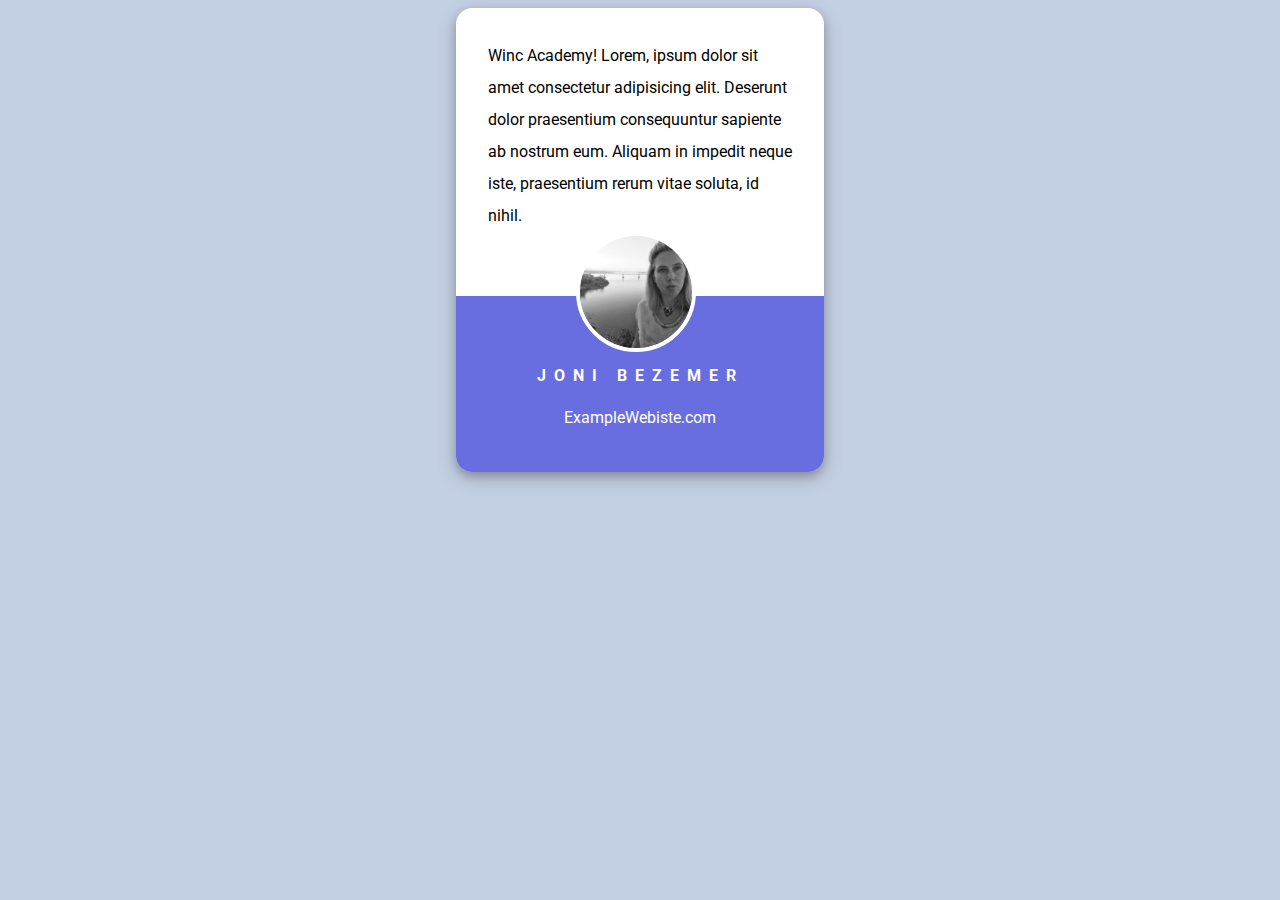
<file: 1/index.html>
<!DOCTYPE html>
<html lang="en">

<head>
    <meta charset="UTF-8">
    <meta http-equiv="X-UA-Compatible" content="IE=edge">
    <meta name="viewport" content="width=\, initial-scale=1.0">
    <link rel="stylesheet" href="./styles/styles.css">
    <style>
        @import url('https://fonts.googleapis.com/css2?family=Roboto:wght@100;400&display=swap');
    </style>
    <title>1</title>
</head>

<body>

    <main class="card">
        <section class="card__top">
            Winc Academy! Lorem, ipsum dolor sit amet consectetur adipisicing
            elit. Deserunt dolor praesentium consequuntur sapiente ab nostrum
            eum. Aliquam in impedit neque iste, praesentium rerum vitae soluta,
            id nihil.
        </section>
        <img class="card__img" src="Joni.jpg" alt="Joni">
        <div class="card__bottom">
            <strong> JONI BEZEMER </strong>
            <p>ExampleWebiste.com</p>
        </div>
    </main>

</body>

</html>
</file>
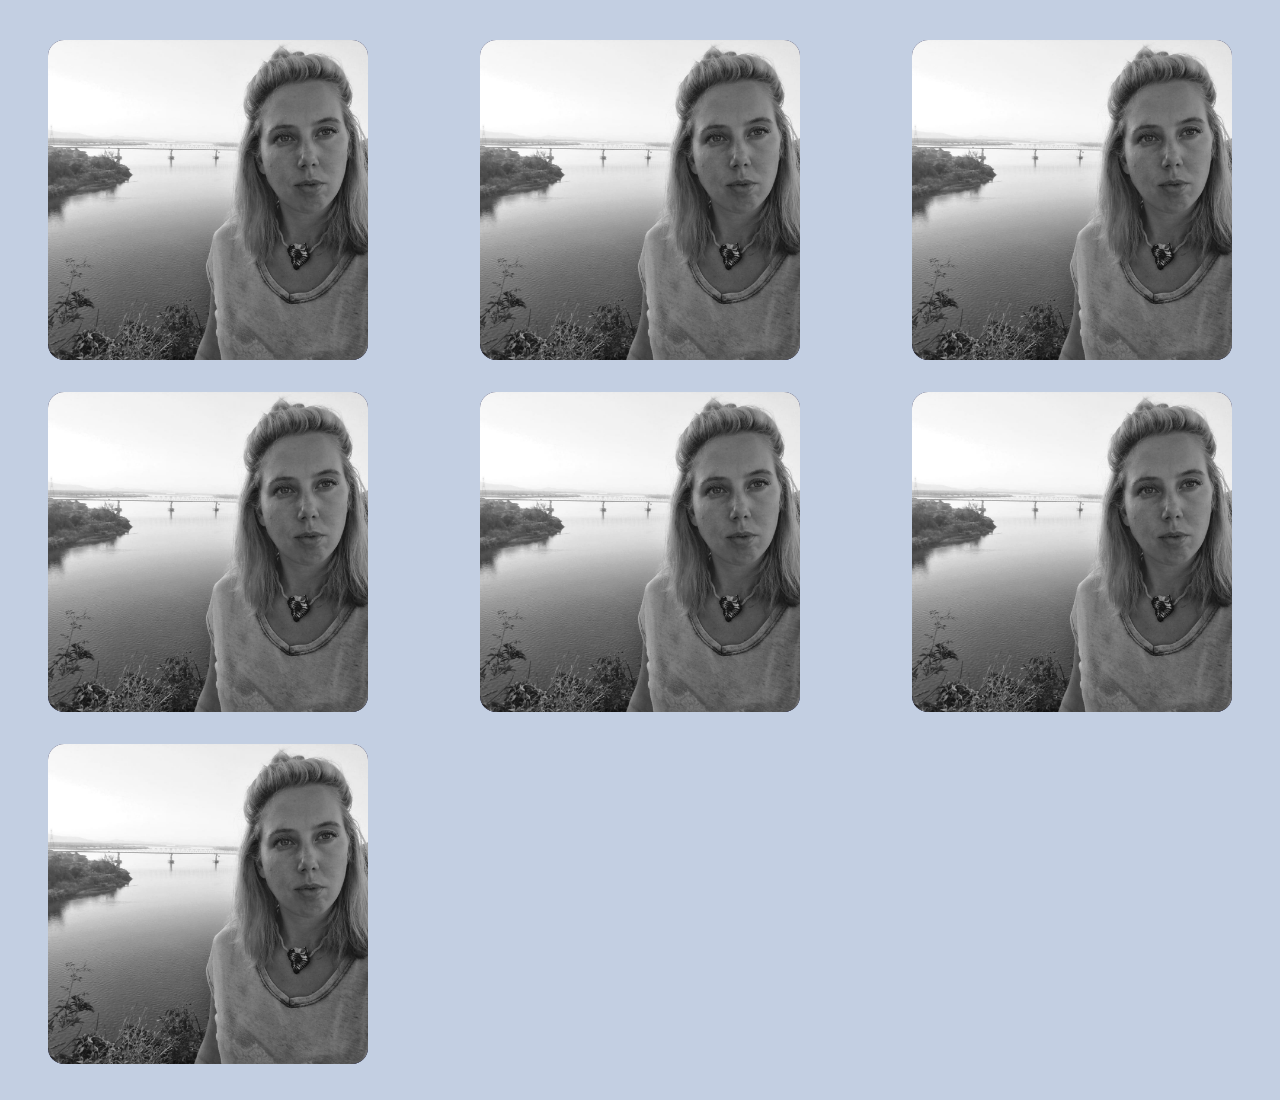
<file: 2/index.html>
<!DOCTYPE html>
<html lang="en">
<head>
    <meta charset="UTF-8">
    <meta http-equiv="X-UA-Compatible" content="IE=edge">
    <meta name="viewport" content="width=device-width, initial-scale=1.0">
    <link rel="stylesheet" href="./styles/styes.css">
    <title>Document</title>
</head>
<body>

    <main class="container">
        <div class="container__wrapper">
            <img class="container__img" src="Joni.jpg" alt="Joni">
            <div class="container__img--btn"><button>Read more</button></div>
        </div>
        <div class="container__wrapper">
            <img class="container__img" src="Joni.jpg" alt="Joni">
            <div class="container__img--btn"><button>Read more</button></div>
        </div>
        <div class="container__wrapper">
            <img class="container__img" src="Joni.jpg" alt="Joni">
            <div class="container__img--btn"><button>Read more</button></div>
        </div>
        <div class="container__wrapper">
            <img class="container__img" src="Joni.jpg" alt="Joni">
            <div class="container__img--btn"><button>Read more</button></div>
        </div>
        <div class="container__wrapper">
            <img class="container__img" src="Joni.jpg" alt="Joni">
            <div class="container__img--btn"><button>Read more</button></div>
        </div>
        <div class="container__wrapper">
            <img class="container__img" src="Joni.jpg" alt="Joni">
            <div class="container__img--btn"><button>Read more</button></div>
        </div>
        <div class="container__wrapper">
            <img class="container__img" src="Joni.jpg" alt="Joni">
            <div class="container__img--btn"><button>Read more</button></div>
        </div>
       
        
    </main>

 
    
</body>
</html>
</file>
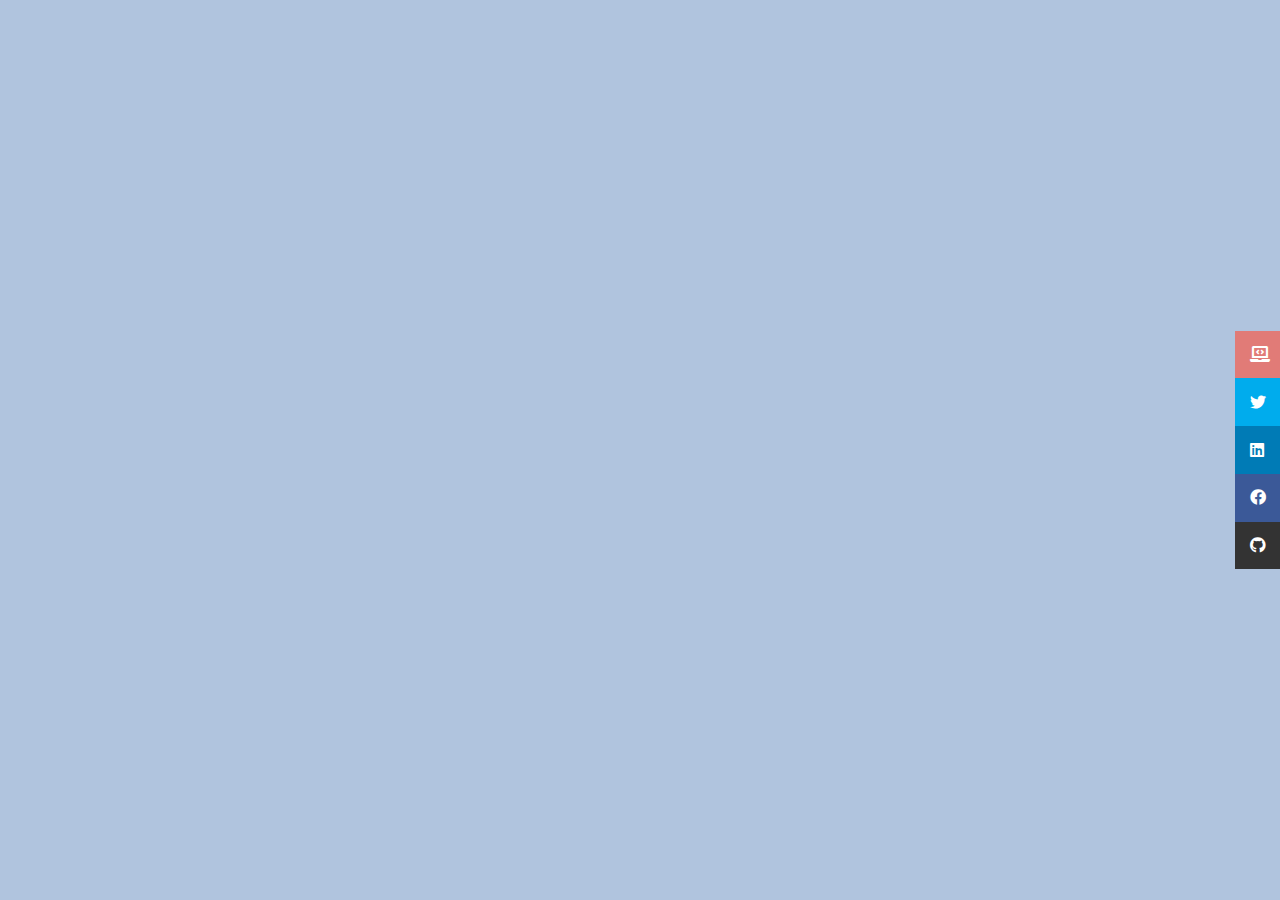
<file: 3/index.html>
<!DOCTYPE html>
<html lang="en">

<head>
    <meta charset="UTF-8">
    <meta http-equiv="X-UA-Compatible" content="IE=edge">
    <meta name="viewport" content="width=device-width, initial-scale=1.0">
    <link rel="stylesheet" href="https://cdnjs.cloudflare.com/ajax/libs/font-awesome/5.13.0/css/all.min.css">
    <link href="https://fonts.googleapis.com/css2?family=Roboto:wght@100;300;400;700&display=swap" rel="stylesheet">
    <link rel="stylesheet" href="./styles/styles.css">
    <title>social buttons</title>
</head>

<body>

    <div class="social">
        <a href="#" class="social__blog"><i class="fas fa-laptop-code"></i>Check out my blog</a>
        <a href="#" class="social__twitter"><i class="fab fa-twitter"></i>Follow me on twitter</a>
        <a href="#" class="social__linkedin"><i class="fab fa-linkedin"></i>Connect on LinkedIn</a>
        <a href="#" class="social__facebook"><i class="fab fa-facebook"></i>Like my facebook page</a>
        <a href="#" class="social__github"><i class="fab fa-github"></i>See projects on Github</a>
    </div>

</body>

</html>
</file>
<file: 1/styles/styles.css>
.card__bottom {
  background: #686de0;
  color: white;
  border-radius: 0 0 1em 1em;
  width: 23em;
  height: 7em;
  position: absolute;
  top: 18em;
  text-align: center;
  padding-top: 4em;
}

.card__bottom strong {
  letter-spacing: 0.5em;
  line-height: 2em;
}

body {
  background-color: #c3cfe2;
  font-family: 'Roboto', sans-serif;
  display: -webkit-box;
  display: -ms-flexbox;
  display: flex;
  -webkit-box-pack: center;
      -ms-flex-pack: center;
          justify-content: center;
}

body .card {
  background: white;
  border-radius: 1em;
  width: 23em;
  height: 29em;
  -webkit-box-shadow: 0 4px 8px 0 rgba(0, 0, 0, 0.2), 0 6px 20px 0 rgba(0, 0, 0, 0.19);
          box-shadow: 0 4px 8px 0 rgba(0, 0, 0, 0.2), 0 6px 20px 0 rgba(0, 0, 0, 0.19);
  position: relative;
}

body .card .card__top {
  padding: 2em;
  line-height: 2em;
}

.card__img {
  width: 7em;
  border-radius: 5em;
  border: solid white 0.3em;
  position: absolute;
  z-index: 1;
  top: 14em;
  left: 7.5em;
}
/*# sourceMappingURL=styles.css.map */
</file>
<file: 2/styles/styes.css>
body {
  background: #c3cfe2;
  padding-top: 2rem;
}

.container {
  display: -ms-grid;
  display: grid;
  -ms-grid-columns: ()[1fr];
      grid-template-columns: repeat(1fr);
  gap: 1rem;
}

.container .container__wrapper {
  background: #000035;
  border-radius: 1em;
  width: 20rem;
  height: 20rem;
  -ms-grid-column-align: center;
      justify-self: center;
}

.container .container__wrapper .container__img {
  border-radius: 2em;
  padding: 1em;
  width: 20rem;
  -webkit-transform: translate(-1rem, -1rem);
          transform: translate(-1rem, -1rem);
}

.container .container__wrapper .container__img:hover {
  opacity: 0;
  -webkit-transition-duration: 500ms;
          transition-duration: 500ms;
}

.container__img--btn {
  height: 20rem;
  -webkit-transform: translate(0rem, -22.3rem);
          transform: translate(0rem, -22.3rem);
  opacity: 0;
}

.container__img--btn:hover {
  background-color: #000035;
  border-radius: 1em;
  height: 20rem;
  display: -webkit-box;
  display: -ms-flexbox;
  display: flex;
  -webkit-box-pack: center;
      -ms-flex-pack: center;
          justify-content: center;
  -webkit-box-align: center;
      -ms-flex-align: center;
          align-items: center;
  opacity: 1;
}

@media screen and (min-width: 768px) {
  .container {
    display: -ms-grid;
    display: grid;
    -ms-grid-columns: (1fr)[2];
        grid-template-columns: repeat(2, 1fr);
    gap: 2rem;
  }
}

@media screen and (min-width: 1200px) {
  .container {
    display: -ms-grid;
    display: grid;
    -ms-grid-columns: (1fr)[3];
        grid-template-columns: repeat(3, 1fr);
    gap: 2rem;
  }
}
/*# sourceMappingURL=styes.css.map */
</file>
<file: 3/styles/styles.css>
@import url("https://fonts.googleapis.com/css2?family=Roboto:wght@100;300;400;700&display=swap");
.social__blog {
  background-color: #e17b77;
}

.social__twitter {
  background-color: #00aced;
}

.social__linkedin {
  background-color: #007bb6;
}

.social__facebook {
  background-color: #3b5998;
}

.social__github {
  background-color: #333;
}

body {
  margin: 0;
  height: 100vh;
  width: 100%;
  background: lightsteelblue;
  font-family: 'Roboto', sans-serif;
}

.social {
  position: fixed;
  height: 100vh;
  width: 100%;
  -webkit-transform: translateX(12em);
          transform: translateX(12em);
  display: -webkit-box;
  display: -ms-flexbox;
  display: flex;
  -webkit-box-orient: vertical;
  -webkit-box-direction: normal;
      -ms-flex-direction: column;
          flex-direction: column;
  -webkit-box-pack: center;
      -ms-flex-pack: center;
          justify-content: center;
  -webkit-box-align: end;
      -ms-flex-align: end;
          align-items: flex-end;
}

.social a {
  color: white;
  text-decoration: underline;
  padding: 0.9rem;
  width: 13em;
  text-align: left;
  -webkit-transition: 300ms ease-in-out;
  transition: 300ms ease-in-out;
}

.social a:hover {
  -webkit-transform: translate(-12em, 0);
          transform: translate(-12em, 0);
}

.social a i {
  margin-right: 1.2em;
}
/*# sourceMappingURL=styles.css.map */
</file>
